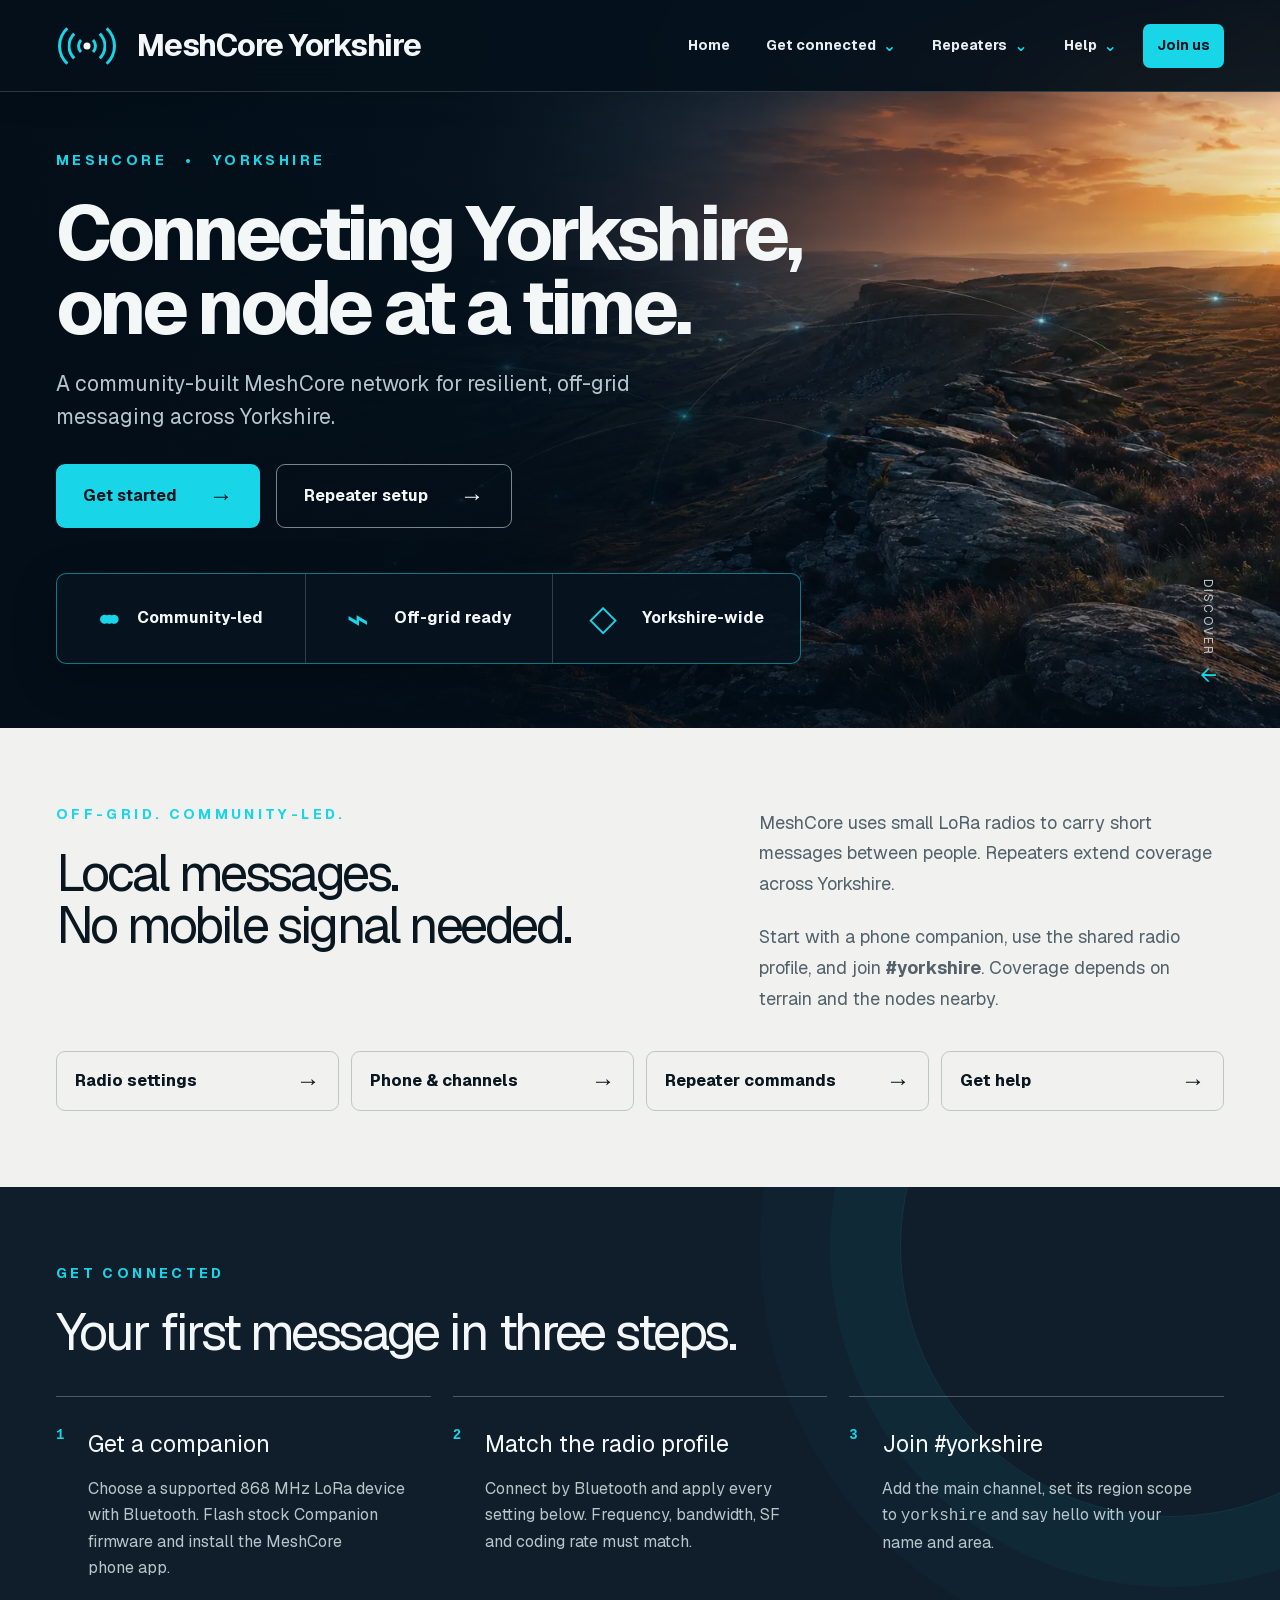
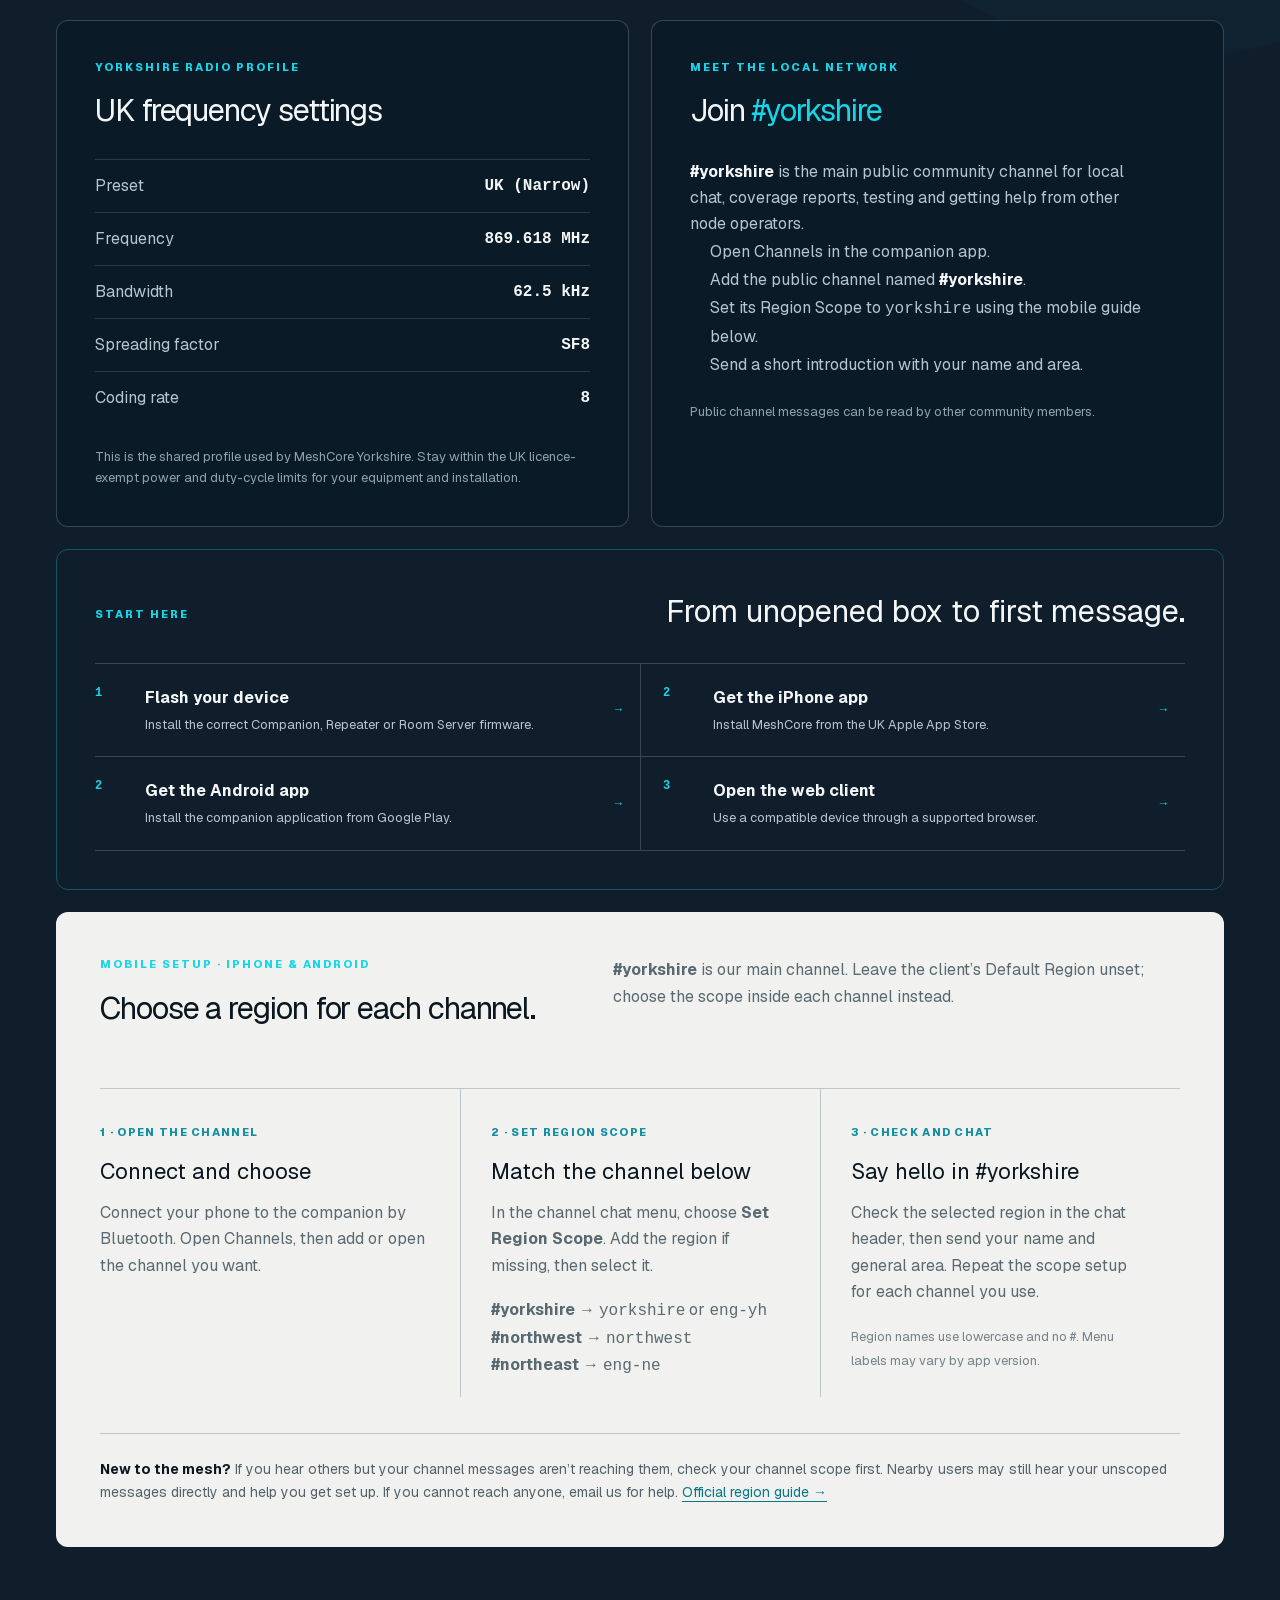
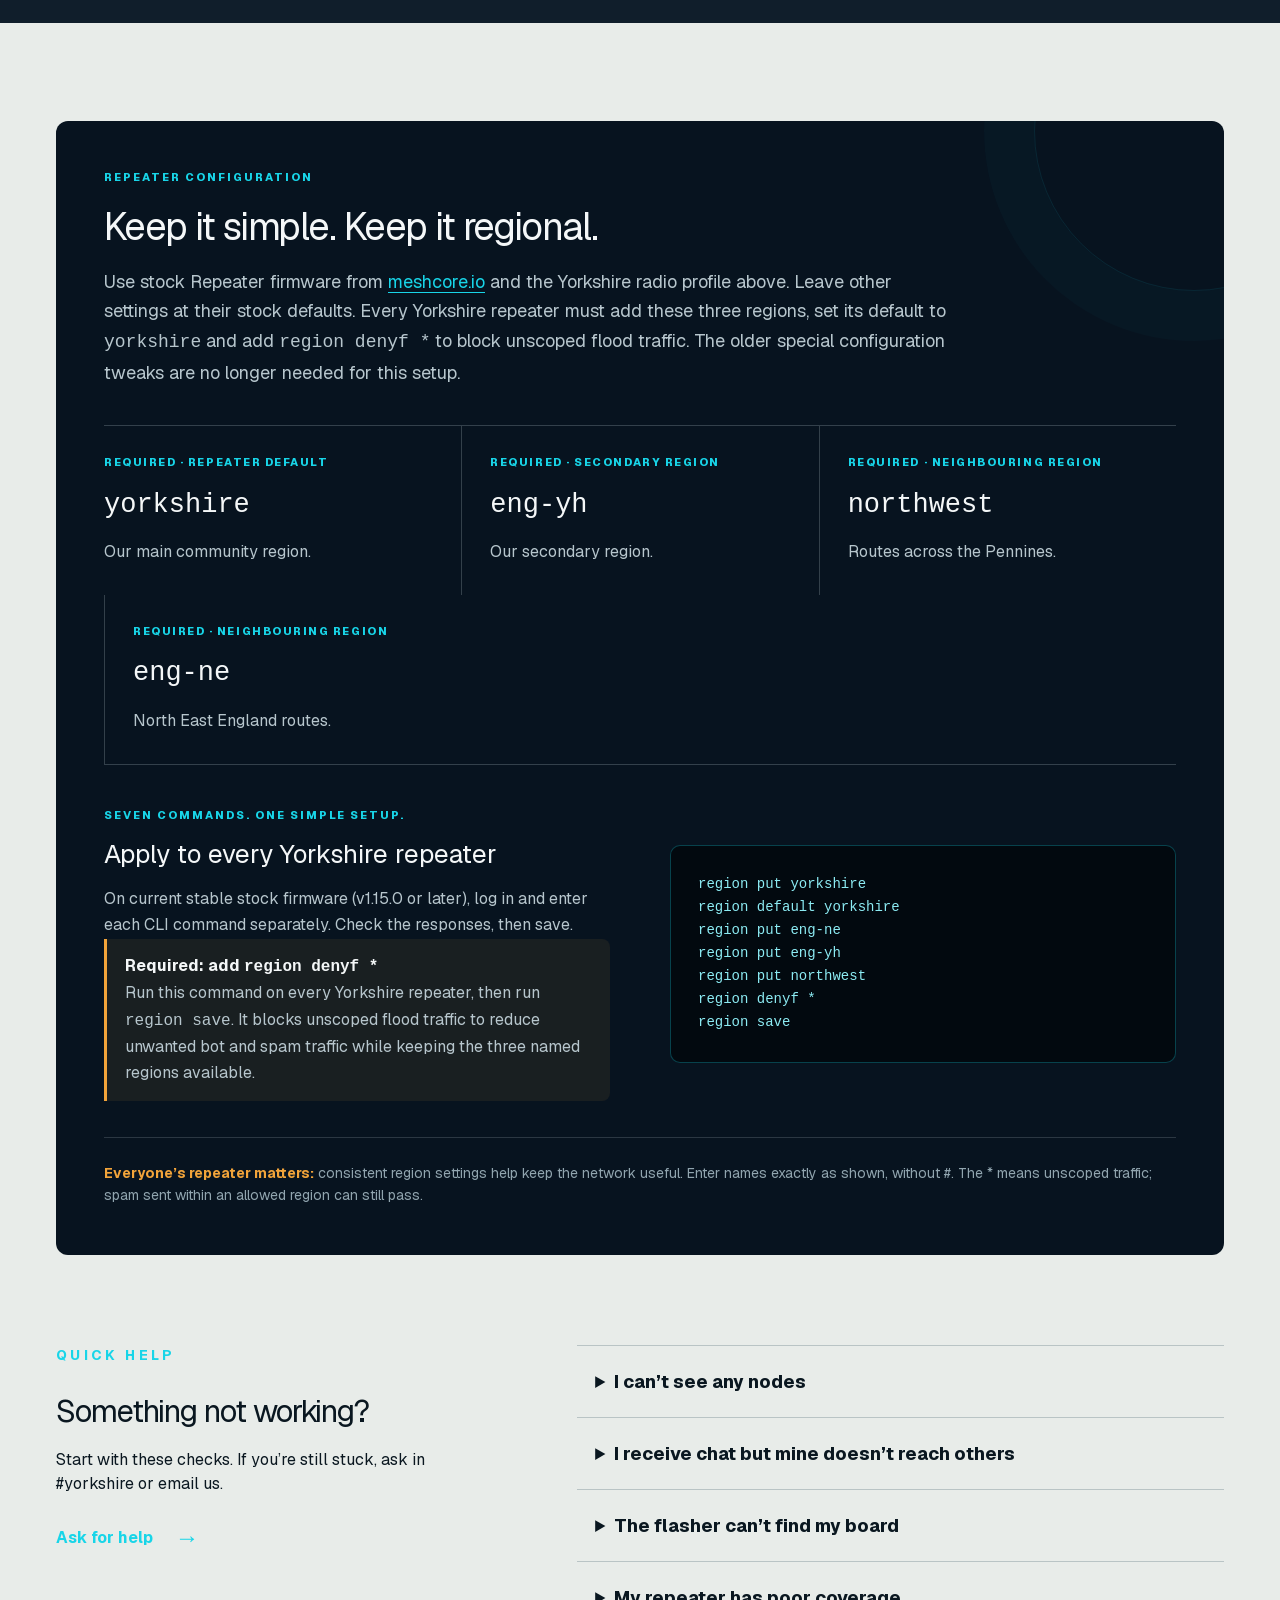
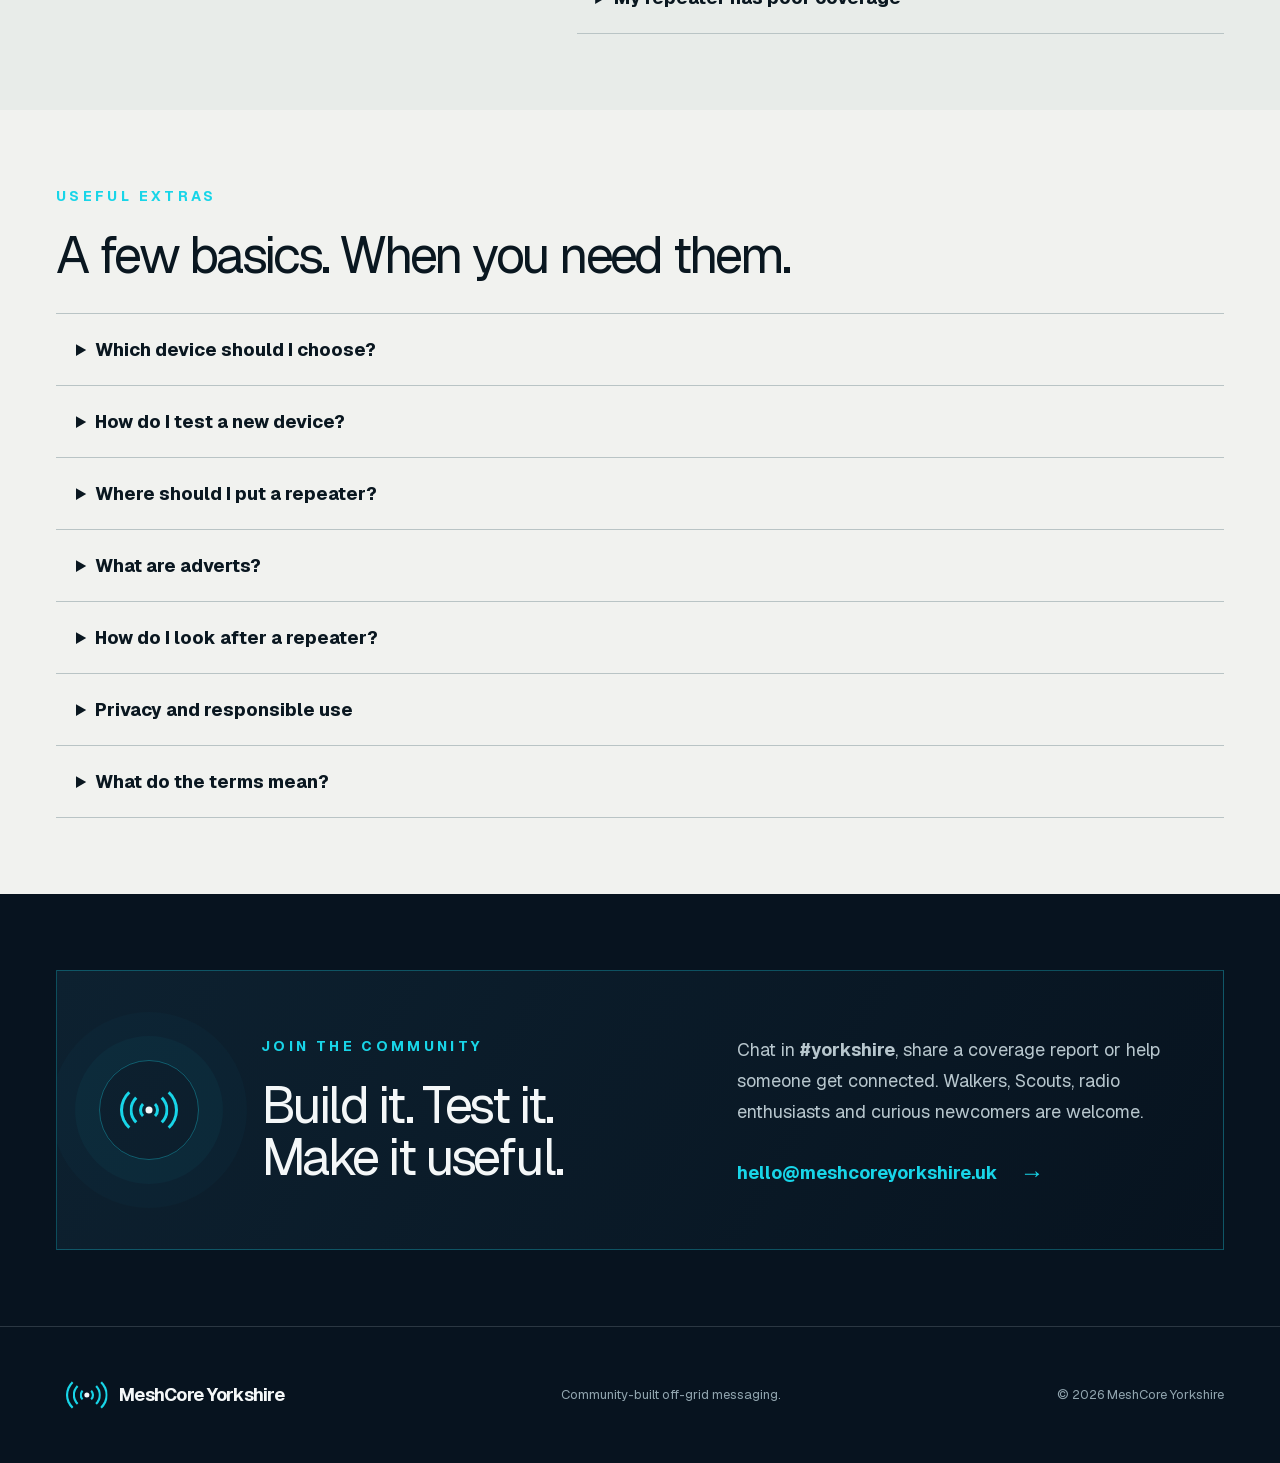
<file: index.html>
<!DOCTYPE html>
<html lang="en">
<head>
<meta charSet="utf-8"/>
<meta name="viewport" content="width=device-width, initial-scale=1"/>
<link rel="stylesheet" href="/styles.css"/>
<title>MeshCore Yorkshire | Off-grid messaging across Yorkshire</title>
<meta name="description" content="Yorkshire&#x27;s community-built MeshCore network for resilient, off-grid LoRa messaging."/>
<link rel="shortcut icon" href="/favicon.svg"/>
<link rel="icon" href="/favicon.svg"/>











<style data-vinext-fonts>/* cyrillic-ext */
@font-face {
  font-family: 'Geist';
  font-style: normal;
  font-weight: 100 900;
  font-display: swap;
  src: url(/assets/_vinext_fonts/geist-8ac0455e797f/geist-ff2310f5.woff2) format('woff2');
  unicode-range: U+0460-052F, U+1C80-1C8A, U+20B4, U+2DE0-2DFF, U+A640-A69F, U+FE2E-FE2F;
}
/* cyrillic */
@font-face {
  font-family: 'Geist';
  font-style: normal;
  font-weight: 100 900;
  font-display: swap;
  src: url(/assets/_vinext_fonts/geist-8ac0455e797f/geist-875ccdd4.woff2) format('woff2');
  unicode-range: U+0301, U+0400-045F, U+0490-0491, U+04B0-04B1, U+2116;
}
/* vietnamese */
@font-face {
  font-family: 'Geist';
  font-style: normal;
  font-weight: 100 900;
  font-display: swap;
  src: url(/assets/_vinext_fonts/geist-8ac0455e797f/geist-52306abf.woff2) format('woff2');
  unicode-range: U+0102-0103, U+0110-0111, U+0128-0129, U+0168-0169, U+01A0-01A1, U+01AF-01B0, U+0300-0301, U+0303-0304, U+0308-0309, U+0323, U+0329, U+1EA0-1EF9, U+20AB;
}
/* latin-ext */
@font-face {
  font-family: 'Geist';
  font-style: normal;
  font-weight: 100 900;
  font-display: swap;
  src: url(/assets/_vinext_fonts/geist-8ac0455e797f/geist-001175b1.woff2) format('woff2');
  unicode-range: U+0100-02BA, U+02BD-02C5, U+02C7-02CC, U+02CE-02D7, U+02DD-02FF, U+0304, U+0308, U+0329, U+1D00-1DBF, U+1E00-1E9F, U+1EF2-1EFF, U+2020, U+20A0-20AB, U+20AD-20C0, U+2113, U+2C60-2C7F, U+A720-A7FF;
}
/* latin */
@font-face {
  font-family: 'Geist';
  font-style: normal;
  font-weight: 100 900;
  font-display: swap;
  src: url(/assets/_vinext_fonts/geist-8ac0455e797f/geist-98bbbccb.woff2) format('woff2');
  unicode-range: U+0000-00FF, U+0131, U+0152-0153, U+02BB-02BC, U+02C6, U+02DA, U+02DC, U+0304, U+0308, U+0329, U+2000-206F, U+20AC, U+2122, U+2191, U+2193, U+2212, U+2215, U+FEFF, U+FFFD;
}

.__font_geist_13bun98 { font-family: 'Geist', sans-serif; }

.__variable_geist_13bun98 { --font-geist-sans: 'Geist', sans-serif; }

/* cyrillic-ext */
@font-face {
  font-family: 'Geist Mono';
  font-style: normal;
  font-weight: 100 900;
  font-display: swap;
  src: url(/assets/_vinext_fonts/geist-mono-00e989178794/geist-mono-f6b33328.woff2) format('woff2');
  unicode-range: U+0460-052F, U+1C80-1C8A, U+20B4, U+2DE0-2DFF, U+A640-A69F, U+FE2E-FE2F;
}
/* cyrillic */
@font-face {
  font-family: 'Geist Mono';
  font-style: normal;
  font-weight: 100 900;
  font-display: swap;
  src: url(/assets/_vinext_fonts/geist-mono-00e989178794/geist-mono-44e03052.woff2) format('woff2');
  unicode-range: U+0301, U+0400-045F, U+0490-0491, U+04B0-04B1, U+2116;
}
/* symbols2 */
@font-face {
  font-family: 'Geist Mono';
  font-style: normal;
  font-weight: 100 900;
  font-display: swap;
  src: url(/assets/_vinext_fonts/geist-mono-00e989178794/geist-mono-0638449e.woff2) format('woff2');
  unicode-range: U+2000-2001, U+2004-2008, U+200A, U+23B8-23BD, U+2500-259F;
}
/* vietnamese */
@font-face {
  font-family: 'Geist Mono';
  font-style: normal;
  font-weight: 100 900;
  font-display: swap;
  src: url(/assets/_vinext_fonts/geist-mono-00e989178794/geist-mono-971fb274.woff2) format('woff2');
  unicode-range: U+0102-0103, U+0110-0111, U+0128-0129, U+0168-0169, U+01A0-01A1, U+01AF-01B0, U+0300-0301, U+0303-0304, U+0308-0309, U+0323, U+0329, U+1EA0-1EF9, U+20AB;
}
/* latin-ext */
@font-face {
  font-family: 'Geist Mono';
  font-style: normal;
  font-weight: 100 900;
  font-display: swap;
  src: url(/assets/_vinext_fonts/geist-mono-00e989178794/geist-mono-44745446.woff2) format('woff2');
  unicode-range: U+0100-02BA, U+02BD-02C5, U+02C7-02CC, U+02CE-02D7, U+02DD-02FF, U+0304, U+0308, U+0329, U+1D00-1DBF, U+1E00-1E9F, U+1EF2-1EFF, U+2020, U+20A0-20AB, U+20AD-20C0, U+2113, U+2C60-2C7F, U+A720-A7FF;
}
/* latin */
@font-face {
  font-family: 'Geist Mono';
  font-style: normal;
  font-weight: 100 900;
  font-display: swap;
  src: url(/assets/_vinext_fonts/geist-mono-00e989178794/geist-mono-013b2f2f.woff2) format('woff2');
  unicode-range: U+0000-00FF, U+0131, U+0152-0153, U+02BB-02BC, U+02C6, U+02DA, U+02DC, U+0304, U+0308, U+0329, U+2000-206F, U+20AC, U+2122, U+2191, U+2193, U+2212, U+2215, U+FEFF, U+FFFD;
}

.__font_geist_mono_02ghvch { font-family: 'Geist Mono', sans-serif; }

.__variable_geist_mono_02ghvch { --font-geist-mono: 'Geist Mono', sans-serif; }
</style>
<link rel="canonical" href="https://meshcoreyorkshire.uk/"/>
<script src="/site.js" defer>
</script>
</head>
<body class="__variable_geist_13bun98 __variable_geist_mono_02ghvch antialiased">
<main>
<section class="hero" id="home">
<header class="site-header">
<div class="site-header-inner shell">
<a class="brand" href="#home" aria-label="MeshCore Yorkshire home">
<span class="radio-mark " aria-hidden="true">
<i>
</i>
<b>
</b>
<em>
</em>
</span>
<span>MeshCore Yorkshire</span>
</a>
<nav class="desktop-nav" aria-label="Main navigation">
<a href="#home">Home</a>
<details class="nav-group">
<summary>Get connected<span aria-hidden="true">⌄</span>
</summary>
<div class="nav-dropdown">
<a href="#start">Radio settings</a>
<a href="#setup-tools">Apps &amp; firmware</a>
<a href="#mobile-regions">Phone &amp; channels</a>
</div>
</details>
<details class="nav-group">
<summary>Repeaters<span aria-hidden="true">⌄</span>
</summary>
<div class="nav-dropdown">
<a href="#regions">Region commands</a>
<a href="#essentials">Placement &amp; maintenance</a>
</div>
</details>
<details class="nav-group">
<summary>Help<span aria-hidden="true">⌄</span>
</summary>
<div class="nav-dropdown">
<a href="#troubleshooting">Quick checks</a>
<a href="#essentials">Useful basics</a>
</div>
</details>
<a class="nav-join" href="#community">Join us</a>
</nav>
<button class="menu-toggle" type="button" aria-expanded="false" aria-controls="mobile-navigation">
<span class="menu-toggle-label">Menu</span>
<span class="menu-icon" aria-hidden="true">
<i>
</i>
<i>
</i>
<i>
</i>
</span>
</button>
<div class="mobile-navigation " id="mobile-navigation" aria-hidden="true" inert="">
<div class="mobile-menu-head">
<span>Explore MeshCore Yorkshire</span>
<button type="button" aria-label="Close menu">×</button>
</div>
<a class="mobile-home" href="#home">Home</a>
<div class="mobile-group">
<p>Get connected</p>
<a href="#start">Radio settings<span aria-hidden="true">→</span>
</a>
<a href="#setup-tools">Apps &amp; firmware<span aria-hidden="true">→</span>
</a>
<a href="#mobile-regions">Phone &amp; channels<span aria-hidden="true">→</span>
</a>
</div>
<div class="mobile-group">
<p>Repeaters</p>
<a href="#regions">Region commands<span aria-hidden="true">→</span>
</a>
<a href="#essentials">Placement &amp; maintenance<span aria-hidden="true">→</span>
</a>
</div>
<div class="mobile-group">
<p>Help</p>
<a href="#troubleshooting">Quick checks<span aria-hidden="true">→</span>
</a>
<a href="#essentials">Useful basics<span aria-hidden="true">→</span>
</a>
</div>
<a class="mobile-join" href="#community">Join MeshCore Yorkshire <span>→</span>
</a>
</div>
</div>
</header>
<div class="hero-content shell">
<p class="eyebrow">MeshCore <span>•</span> Yorkshire</p>
<h1>Connecting Yorkshire,<br/>one node at a time.</h1>
<p class="hero-copy">A community-built MeshCore network for resilient, off-grid messaging across Yorkshire.</p>
<div class="hero-actions">
<a class="button button--primary" href="#start">Get started <span class="arrow" aria-hidden="true">→</span>
</a>
<a class="button button--secondary" href="#regions">Repeater setup <span class="arrow" aria-hidden="true">→</span>
</a>
</div>
<div class="feature-rail" aria-label="Network highlights">
<div>
<span class="feature-icon people" aria-hidden="true">●●●</span>
<strong>Community-led</strong>
</div>
<div>
<span class="feature-icon mast" aria-hidden="true">⌁</span>
<strong>Off-grid ready</strong>
</div>
<div>
<span class="feature-icon county" aria-hidden="true">◇</span>
<strong>Yorkshire-wide</strong>
</div>
</div>
</div>
<a class="scroll-cue" href="#network" aria-label="Scroll to learn more">Discover <span>↓</span>
</a>
</section>
<section class="section intro" id="network">
<div class="shell section-grid">
<div>
<p class="eyebrow">Off-grid. Community-led.</p>
<h2>Local messages.<br/>No mobile signal needed.</h2>
</div>
<div class="prose">
<p>MeshCore uses small LoRa radios to carry short messages between people. Repeaters extend coverage across Yorkshire.</p>
<p>Start with a phone companion, use the shared radio profile, and join <strong>#yorkshire</strong>. Coverage depends on terrain and the nodes nearby.</p>
</div>
</div>
<nav class="shell quick-links" aria-label="Find setup information">
<a href="#start">Radio settings <span class="arrow" aria-hidden="true">→</span>
</a>
<a href="#mobile-regions">Phone &amp; channels <span class="arrow" aria-hidden="true">→</span>
</a>
<a href="#regions">Repeater commands <span class="arrow" aria-hidden="true">→</span>
</a>
<a href="#troubleshooting">Get help <span class="arrow" aria-hidden="true">→</span>
</a>
</nav>
</section>
<section class="section how" id="start">
<div class="shell">
<p class="eyebrow">Get connected</p>
<h2>Your first message in three steps.</h2>
<div class="steps">
<article>
<b>1</b>
<div>
<h3>Get a companion</h3>
<p>Choose a supported 868 MHz LoRa device with Bluetooth. Flash stock Companion firmware and install the MeshCore phone app.</p>
</div>
</article>
<article>
<b>2</b>
<div>
<h3>Match the radio profile</h3>
<p>Connect by Bluetooth and apply every setting below. Frequency, bandwidth, SF and coding rate must match.</p>
</div>
</article>
<article>
<b>3</b>
<div>
<h3>Join #yorkshire</h3>
<p>Add the main channel, set its region scope to <code>yorkshire</code> and say hello with your name and area.</p>
</div>
</article>
</div>
<div class="setup-grid">
<article class="setup-card settings-card">
<p class="card-kicker">Yorkshire radio profile</p>
<h3>UK frequency settings</h3>
<dl class="radio-settings">
<div>
<dt>Preset</dt>
<dd>UK (Narrow)</dd>
</div>
<div>
<dt>Frequency</dt>
<dd>869.618 MHz</dd>
</div>
<div>
<dt>Bandwidth</dt>
<dd>62.5 kHz</dd>
</div>
<div>
<dt>Spreading factor</dt>
<dd>SF8</dd>
</div>
<div>
<dt>Coding rate</dt>
<dd>8</dd>
</div>
</dl>
<p class="small-print">This is the shared profile used by MeshCore Yorkshire. Stay within the UK licence-exempt power and duty-cycle limits for your equipment and installation.</p>
</article>
<article class="setup-card channel-card">
<p class="card-kicker">Meet the local network</p>
<h3>Join <span>#yorkshire</span>
</h3>
<p>
<strong>#yorkshire</strong> is the main public community channel for local chat, coverage reports, testing and getting help from other node operators.</p>
<ol>
<li>Open Channels in the companion app.</li>
<li>Add the public channel named <strong>#yorkshire</strong>.</li>
<li>Set its Region Scope to <code>yorkshire</code> using the mobile guide below.</li>
<li>Send a short introduction with your name and area.</li>
</ol>
<p class="small-print">Public channel messages can be read by other community members.</p>
</article>
</div>
<div class="setup-links" id="setup-tools" aria-label="MeshCore setup links">
<div>
<p class="card-kicker">Start here</p>
<h3>From unopened box to first message.</h3>
</div>
<div class="setup-link-grid">
<a href="https://flasher.meshcore.io/" target="_blank" rel="noreferrer">
<span>1</span>
<strong>Flash your device</strong>
<small>Install the correct Companion, Repeater or Room Server firmware.</small>
<span class="arrow" aria-hidden="true">→</span>
</a>
<a href="https://apps.apple.com/gb/app/meshcore/id6742354151" target="_blank" rel="noreferrer">
<span>2</span>
<strong>Get the iPhone app</strong>
<small>Install MeshCore from the UK Apple App Store.</small>
<span class="arrow" aria-hidden="true">→</span>
</a>
<a href="https://play.google.com/store/apps/details?id=com.liamcottle.meshcore.android" target="_blank" rel="noreferrer">
<span>2</span>
<strong>Get the Android app</strong>
<small>Install the companion application from Google Play.</small>
<span class="arrow" aria-hidden="true">→</span>
</a>
<a href="https://app.meshcore.nz/" target="_blank" rel="noreferrer">
<span>3</span>
<strong>Open the web client</strong>
<small>Use a compatible device through a supported browser.</small>
<span class="arrow" aria-hidden="true">→</span>
</a>
</div>
</div>
<div class="hardware-guide" id="mobile-regions">
<div class="hardware-heading">
<p class="card-kicker">Mobile setup · iPhone &amp; Android</p>
<h3>Choose a region for each channel.</h3>
<p>
<strong>#yorkshire</strong> is our main channel. Leave the client’s Default Region unset; choose the scope inside each channel instead.</p>
</div>
<div class="hardware-options">
<article>
<span>1 · Open the channel</span>
<h4>Connect and choose</h4>
<p>Connect your phone to the companion by Bluetooth. Open Channels, then add or open the channel you want.</p>
</article>
<article>
<span>2 · Set Region Scope</span>
<h4>Match the channel below</h4>
<p>In the channel chat menu, choose <strong>Set Region Scope</strong>. Add the region if missing, then select it.</p>
<p>
<strong>#yorkshire</strong> → <code>yorkshire</code> or <code>eng-yh</code>
<br/>
<strong>#northwest</strong> → <code>northwest</code>
<br/>
<strong>#northeast</strong> → <code>eng-ne</code>
</p>
</article>
<article>
<span>3 · Check and chat</span>
<h4>Say hello in #yorkshire</h4>
<p>Check the selected region in the chat header, then send your name and general area. Repeat the scope setup for each channel you use.</p>
<small>Region names use lowercase and no #. Menu labels may vary by app version.</small>
</article>
</div>
<p class="regions-note">
<strong>New to the mesh?</strong> If you hear others but your channel messages aren’t reaching them, check your channel scope first. Nearby users may still hear your unscoped messages directly and help you get set up. If you cannot reach anyone, email us for help. <a href="https://blog.meshcore.io/2026/01/20/region-filtering" target="_blank" rel="noreferrer">Official region guide →</a>
</p>
</div>
</div>
</section>
<section class="section learn" id="learn">
<div class="shell">
<div class="regions-guide" id="regions">
<div class="regions-heading">
<p class="card-kicker">Repeater configuration</p>
<h3>Keep it simple. Keep it regional.</h3>
<p>Use stock Repeater firmware from <a href="https://meshcore.io/" target="_blank" rel="noreferrer">meshcore.io</a> and the Yorkshire radio profile above. Leave other settings at their stock defaults. Every Yorkshire repeater must add these three regions, set its default to <code>yorkshire</code> and add <code>region denyf *</code> to block unscoped flood traffic. The older special configuration tweaks are no longer needed for this setup.</p>
</div>
<div class="region-cards" aria-label="Required repeater regions">
<article>
<span>Required · repeater default</span>
<code>yorkshire</code>
<p>Our main community region.</p>
</article>
<article>
<span>Required · Secondary Region</span>
<code>eng-yh</code>
<p>Our secondary region.</p>
</article>
<article>
<span>Required · neighbouring region</span>
<code>northwest</code>
<p>Routes across the Pennines.</p>
</article>
<article>
<span>Required · neighbouring region</span>
<code>eng-ne</code>
<p>North East England routes.</p>
</article>
</div>
<div class="command-panel">
<div>
<p class="card-kicker">Seven commands. One simple setup.</p>
<h4>Apply to every Yorkshire repeater</h4>
<p>On current stable stock firmware (v1.15.0 or later), log in and enter each CLI command separately. Check the responses, then save.</p>
<p class="required-region">
<strong>Required: add <code>region denyf *</code>
</strong>
<br/>Run this command on every Yorkshire repeater, then run <code>region save</code>. It blocks unscoped flood traffic to reduce unwanted bot and spam traffic while keeping the three named regions available.</p>
</div>
<pre aria-label="MeshCore region commands">
<code>region put yorkshire
region default yorkshire
region put eng-ne
region put eng-yh
region put northwest
region denyf *
region save</code>
</pre>
</div>
<p class="regions-note">
<strong>Everyone’s repeater matters:</strong> consistent region settings help keep the network useful. Enter names exactly as shown, without #. The * means unscoped traffic; spam sent within an allowed region can still pass.</p>
</div>
<div class="troubleshoot" id="troubleshooting">
<div>
<p class="eyebrow">Quick help</p>
<h3>Something not working?</h3>
<p>Start with these checks. If you’re still stuck, ask in #yorkshire or email us.</p>
<a class="text-link" href="mailto:hello@meshcoreyorkshire.uk">Ask for help <span class="arrow" aria-hidden="true">→</span>
</a>
</div>
<div class="fault-list">
<details>
<summary>I can’t see any nodes</summary>
<p>Check Companion firmware, Bluetooth, the antenna and all five radio settings. Leave the device powered for a few minutes near a window or outdoors.</p>
</details>
<details>
<summary>I receive chat but mine doesn’t reach others</summary>
<p>Check the channel’s Region Scope first: yorkshire, northwest or eng-ne. Then try a clearer location and test with a nearby contact. Reception alone does not prove a return path.</p>
</details>
<details>
<summary>The flasher can’t find my board</summary>
<p>Use Chrome or Edge on a computer, a USB data cable and the correct board model. A charging-only cable won’t work.</p>
</details>
<details>
<summary>My repeater has poor coverage</summary>
<p>Check antenna connections, power and nearby electrical noise. A clear, high position usually helps more than extra transmit power.</p>
</details>
</div>
</div>
</div>
</section>
<section class="section essentials" id="essentials">
<div class="shell">
<p class="eyebrow">Useful extras</p>
<h2>A few basics. When you need them.</h2>
<div class="guide-details fault-list">
<details id="hardware">
<summary>Which device should I choose?</summary>
<p>
<strong>Phone companion:</strong> the easiest starting point; a supported Heltec, LilyGo or Seeed board connects over Bluetooth. Choose the 868 MHz version.</p>
<p>
<strong>Standalone:</strong> a screen and keyboard device can work without a phone. <strong>Repeater:</strong> a fixed node extends coverage; it is not your personal chat device.</p>
</details>
<details id="first-test">
<summary>How do I test a new device?</summary>
<p>Start with two companions a few metres apart. Match the radio profile, wait for discovery, exchange direct messages, then test #yorkshire with its region set. Increase distance only after that works.</p>
<p>RSSI measures signal strength; SNR compares signal with noise. Actual message delivery is the useful test.</p>
</details>
<details id="placement">
<summary>Where should I put a repeater?</summary>
<p>Choose a high, clear location with permission to install and maintain it. Use a suitable antenna, short feed cable and separation from electrical noise. Outdoor nodes need weatherproofing and reliable power.</p>
</details>
<details id="adverts">
<summary>What are adverts?</summary>
<p>An advert introduces your node so others can discover it. Zero-hop adverts stay within direct range; flood adverts travel through repeaters. Send them sparingly and give the mesh time to respond.</p>
</details>
<details id="maintenance">
<summary>How do I look after a repeater?</summary>
<p>Record the board, firmware, radio profile, regions and power setup. Change the default admin password, keep access details secure and check weatherproofing and batteries. After updates, retest settings and two-way delivery.</p>
</details>
<details id="privacy">
<summary>Privacy and responsible use</summary>
<p>Public channels are public: avoid personal or confidential information. Share precise locations deliberately and protect your node’s private key.</p>
<p>Use equipment within the UK licence-exempt power and duty-cycle rules. Antenna gain counts towards radiated power. This community network is not an emergency service or a replacement for 999.</p>
<a href="https://www.ofcom.org.uk/siteassets/resources/documents/spectrum/interface-requirements/ir-2030.pdf" target="_blank" rel="noreferrer">Read Ofcom IR 2030 →</a>
</details>
<details id="glossary">
<summary>What do the terms mean?</summary>
<p>
<strong>Companion:</strong> your messaging device. <strong>Repeater:</strong> forwards packets. <strong>Room Server:</strong> stores messages for collection. <strong>Region:</strong> limits where flood traffic is forwarded. <strong>Hop:</strong> one radio leg. <strong>Path:</strong> the route between nodes.</p>
</details>
</div>
</div>
</section>
<section class="section community" id="community">
<div class="shell community-panel">
<div class="signal-orbit" aria-hidden="true">
<span class="radio-mark " aria-hidden="true">
<i>
</i>
<b>
</b>
<em>
</em>
</span>
</div>
<div>
<p class="eyebrow">Join the community</p>
<h2>Build it. Test it.<br/>Make it useful.</h2>
</div>
<div class="prose">
<p>Chat in <strong>#yorkshire</strong>, share a coverage report or help someone get connected. Walkers, Scouts, radio enthusiasts and curious newcomers are welcome.</p>
<a class="text-link" href="mailto:hello@meshcoreyorkshire.uk">hello@meshcoreyorkshire.uk <span class="arrow" aria-hidden="true">→</span>
</a>
</div>
</div>
</section>
<footer>
<div class="shell footer-inner">
<a class="brand" href="#home">
<span class="radio-mark radio-mark--small" aria-hidden="true">
<i>
</i>
<b>
</b>
<em>
</em>
</span>
<span>MeshCore Yorkshire</span>
</a>
<p>Community-built off-grid messaging.</p>
<p>© 2026 MeshCore Yorkshire</p>
</div>
</footer>
</main>
</body>
</html>
</file>
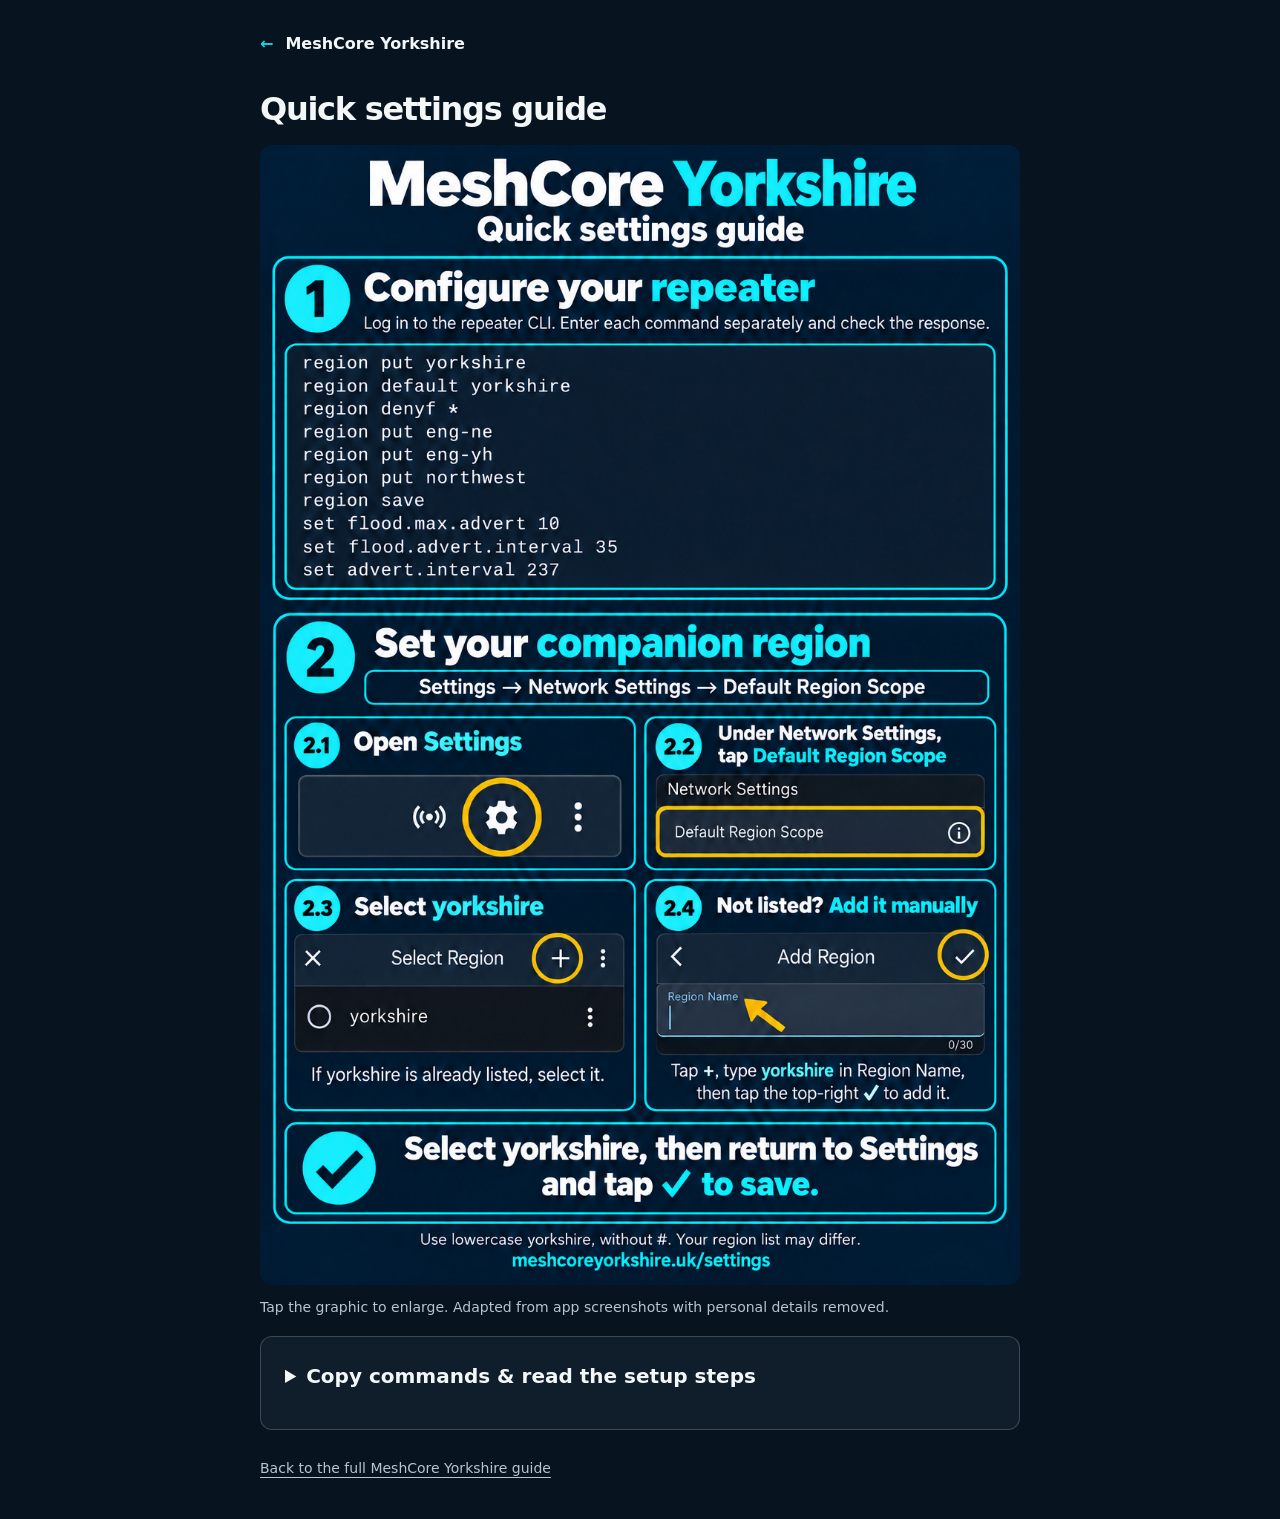
<file: settings/index.html>
<!doctype html>
<html lang="en">
<head>
<meta charset="utf-8">
<meta name="viewport" content="width=device-width,initial-scale=1">
<title>Quick settings | MeshCore Yorkshire</title>
<meta name="description" content="MeshCore Yorkshire repeater commands and companion region setting.">
<link rel="canonical" href="https://meshcoreyorkshire.uk/settings">
<link rel="icon" href="/favicon.svg">
<link rel="stylesheet" href="/styles.css">
<style>
body{font-family:system-ui,-apple-system,BlinkMacSystemFont,"Segoe UI",sans-serif}
.page{width:min(760px,calc(100% - 32px));margin:0 auto;padding:32px 0 40px}
.home{display:inline-flex;align-items:center;gap:12px;font-weight:750;margin-bottom:36px}
.home span{color:var(--cyan)}
h1{font-size:clamp(34px,7vw,54px);line-height:1.08;letter-spacing:-.04em}
.lead{color:var(--slate);margin:16px 0 26px;line-height:1.65}
.panel{background:var(--charcoal);border:1px solid #b7c6cd40;border-radius:12px;padding:24px;margin-top:18px}
.panel h2{font-size:22px;font-weight:750;margin:0}
.panel p{color:var(--slate);line-height:1.65;margin-top:12px}
.panel-head{display:flex;justify-content:space-between;align-items:center;gap:16px;flex-wrap:wrap}
button{background:var(--cyan);color:#03131d;border-radius:7px;padding:10px 16px;font-weight:750;cursor:pointer;min-height:44px}
pre{background:#02090f;color:#8cebf3;border:1px solid #18d5e847;border-radius:8px;padding:18px;margin-top:18px;overflow-x:auto;font-size:clamp(12px,2.9vw,15px);line-height:1.85}
.scope{color:var(--white);font-weight:750}
.scope code{color:var(--cyan)}
.status{font-size:14px;min-height:23px}
.bottom{color:var(--slate);font-size:14px;margin-top:28px}
.bottom a{text-decoration:underline;text-underline-offset:4px}
</style>
</head>
<body>
<main class="page"><a class="home" href="/"><span aria-hidden="true">←</span> MeshCore Yorkshire</a>
<h1 style="font-size:32px;margin-bottom:18px">Quick settings guide</h1>
<button id="enlarge" type="button" aria-label="Enlarge the settings guide" style="display:block;width:100%;padding:0;background:transparent"><img id="guide" src="settings-guide.png" alt="MeshCore Yorkshire: repeater CLI commands, companion Network Settings and Default Region Scope, selecting or adding yorkshire and saving." style="display:block;width:100%;height:auto;border-radius:12px"></button>
<p class="bottom" style="margin-top:12px">Tap the graphic to enlarge. Adapted from app screenshots with personal details removed.</p>
<details class="panel"><summary style="cursor:pointer;font-size:20px;font-weight:750;min-height:44px">Copy commands &amp; read the setup steps</summary><section class="panel" aria-labelledby="repeater-title">
<div class="panel-head"><h2 id="repeater-title">Repeater commands</h2><button type="button" id="copy" hidden>Copy commands</button></div>
<p>Log in to your repeater’s CLI. Enter each command separately, in the order shown, and check each response.</p>
<pre><code id="commands">region put yorkshire
region default yorkshire
region denyf *
region put eng-ne
region put eng-yh
region put northwest
region save
set flood.max.advert 10
set flood.advert.interval 35
set advert.interval 237</code></pre>
<p class="status" id="status" role="status" aria-live="polite"></p>
</section>
<p>Companion: <strong>Settings → Network Settings → Default Region Scope → yorkshire</strong>. Return to Settings and tap <strong>✓</strong> to save.</p><div style="margin-top:24px;padding:20px;border:1px solid #18d5e847;border-radius:8px">
<h3 style="font-size:20px;font-weight:750">If yorkshire is not listed</h3>
<ol style="list-style:decimal;padding-left:24px;line-height:1.8;margin-top:12px;color:var(--slate)">
<li>On <strong>Select Region</strong>, tap <strong>+</strong> at the top right.</li>
<li>In <strong>Add Region</strong>, tap <strong>Region Name</strong> and type <code>yorkshire</code> — lowercase, without a #.</li>
<li>Tap the <strong>✓ in the top-right app toolbar</strong> to add the region.</li>
<li>On <strong>Select Region</strong>, select <code>yorkshire</code>.</li>
<li>Return to <strong>Settings</strong> and tap its top-right <strong>✓</strong> to save.</li>
</ol>
</div></details>
<p class="bottom"><a href="/">Back to the full MeshCore Yorkshire guide</a></p></main>
<dialog id="zoom" style="width:98vw;max-width:1400px;max-height:96vh;padding:16px;background:#07131f;color:white;border:1px solid #18d5e8;border-radius:12px;overflow:auto"><button id="close-zoom" type="button" style="position:sticky;top:0;margin-bottom:12px">Close ×</button><img id="zoom-image" alt="Full-size settings guide" style="display:block;width:100%;height:auto"></dialog>
<script>const zoom=document.getElementById('zoom');document.getElementById('enlarge').addEventListener('click',()=>{document.getElementById('zoom-image').src=document.getElementById('guide').src;zoom.showModal();});document.getElementById('close-zoom').addEventListener('click',()=>zoom.close());</script>
<script>
const button=document.getElementById('copy');
if(navigator.clipboard&&window.isSecureContext){
button.hidden=false;
button.addEventListener('click',async()=>{
const status=document.getElementById('status');
try{
await navigator.clipboard.writeText(document.getElementById('commands').textContent);
status.textContent='Commands copied. Enter each command separately in your repeater CLI.';
}catch{
status.textContent='Could not copy automatically. Select and copy the commands above.';
}
});
}
</script>
</body>
</html>
</file>
<file: styles.css>
/*! tailwindcss v4.2.1 | MIT License | https://tailwindcss.com */
@layer theme{:root,:host{--font-sans:ui-sans-serif, system-ui, sans-serif, "Apple Color Emoji", "Segoe UI Emoji", "Segoe UI Symbol", "Noto Color Emoji";--font-mono:ui-monospace, SFMono-Regular, Menlo, Monaco, Consolas, "Liberation Mono", "Courier New", monospace;--spacing:.25rem;--default-font-family:var(--font-sans);--default-mono-font-family:var(--font-mono)}}@layer base{*,:after,:before,::backdrop{box-sizing:border-box;border:0 solid;margin:0;padding:0}::file-selector-button{box-sizing:border-box;border:0 solid;margin:0;padding:0}html,:host{-webkit-text-size-adjust:100%;tab-size:4;line-height:1.5;font-family:var(--default-font-family,ui-sans-serif, system-ui, sans-serif, "Apple Color Emoji", "Segoe UI Emoji", "Segoe UI Symbol", "Noto Color Emoji");font-feature-settings:var(--default-font-feature-settings,normal);font-variation-settings:var(--default-font-variation-settings,normal);-webkit-tap-highlight-color:transparent}hr{height:0;color:inherit;border-top-width:1px}abbr:where([title]){-webkit-text-decoration:underline dotted;text-decoration:underline dotted}h1,h2,h3,h4,h5,h6{font-size:inherit;font-weight:inherit}a{color:inherit;-webkit-text-decoration:inherit;-webkit-text-decoration:inherit;-webkit-text-decoration:inherit;-webkit-text-decoration:inherit;text-decoration:inherit}b,strong{font-weight:bolder}code,kbd,samp,pre{font-family:var(--default-mono-font-family,ui-monospace, SFMono-Regular, Menlo, Monaco, Consolas, "Liberation Mono", "Courier New", monospace);font-feature-settings:var(--default-mono-font-feature-settings,normal);font-variation-settings:var(--default-mono-font-variation-settings,normal);font-size:1em}small{font-size:80%}sub,sup{vertical-align:baseline;font-size:75%;line-height:0;position:relative}sub{bottom:-.25em}sup{top:-.5em}table{text-indent:0;border-color:inherit;border-collapse:collapse}:-moz-focusring{outline:auto}progress{vertical-align:baseline}summary{display:list-item}ol,ul,menu{list-style:none}img,svg,video,canvas,audio,iframe,embed,object{vertical-align:middle;display:block}img,video{max-width:100%;height:auto}button,input,select,optgroup,textarea{font:inherit;font-feature-settings:inherit;font-variation-settings:inherit;letter-spacing:inherit;color:inherit;opacity:1;background-color:#0000;border-radius:0}::file-selector-button{font:inherit;font-feature-settings:inherit;font-variation-settings:inherit;letter-spacing:inherit;color:inherit;opacity:1;background-color:#0000;border-radius:0}:where(select:is([multiple],[size])) optgroup{font-weight:bolder}:where(select:is([multiple],[size])) optgroup option{padding-inline-start:20px}::file-selector-button{margin-inline-end:4px}::placeholder{opacity:1}@supports (not ((-webkit-appearance:-apple-pay-button))) or (contain-intrinsic-size:1px){::placeholder{color:currentColor}@supports (color:color-mix(in lab, red, red)){::placeholder{color:color-mix(in oklab, currentcolor 50%, transparent)}}}textarea{resize:vertical}::-webkit-search-decoration{-webkit-appearance:none}::-webkit-date-and-time-value{min-height:1lh;text-align:inherit}::-webkit-datetime-edit{display:inline-flex}::-webkit-datetime-edit-fields-wrapper{padding:0}::-webkit-datetime-edit{padding-block:0}::-webkit-datetime-edit-year-field{padding-block:0}::-webkit-datetime-edit-month-field{padding-block:0}::-webkit-datetime-edit-day-field{padding-block:0}::-webkit-datetime-edit-hour-field{padding-block:0}::-webkit-datetime-edit-minute-field{padding-block:0}::-webkit-datetime-edit-second-field{padding-block:0}::-webkit-datetime-edit-millisecond-field{padding-block:0}::-webkit-datetime-edit-meridiem-field{padding-block:0}::-webkit-calendar-picker-indicator{line-height:1}:-moz-ui-invalid{box-shadow:none}button,input:where([type=button],[type=reset],[type=submit]){appearance:button}::file-selector-button{appearance:button}::-webkit-inner-spin-button{height:auto}::-webkit-outer-spin-button{height:auto}[hidden]:where(:not([hidden=until-found])){display:none!important}}@layer components;@layer utilities{.visible{visibility:visible}.fixed{position:fixed}.relative{position:relative}.start{inset-inline-start:var(--spacing)}.block{display:block}.table{display:table}.lowercase{text-transform:lowercase}.antialiased{-webkit-font-smoothing:antialiased;-moz-osx-font-smoothing:grayscale}}:root{--navy:#07131f;--charcoal:#101e2b;--cyan:#18d5e8;--amber:#f2a43a;--white:#f4f7f8;--slate:#b7c6cd}*{box-sizing:border-box}html{scroll-behavior:smooth;scroll-padding-top:105px}body{background:var(--navy);color:var(--white);font-family:var(--font-geist-sans), ui-sans-serif, system-ui, -apple-system, BlinkMacSystemFont, "Segoe UI", sans-serif;margin:0}a{color:inherit;text-decoration:none}.shell{width:min(1340px,100% - 112px);margin-inline:auto}.hero{isolation:isolate;background:#06111c url(/moorland-hero.webp) 50%/cover no-repeat;height:100svh;min-height:900px;position:relative;overflow:hidden}.hero:before{content:"";z-index:-1;background:linear-gradient(90deg,#030e18fa 0%,#030e18d4 36%,#030e184d 66%,#030e180d 100%),linear-gradient(#0000 55%,#030e189e);position:absolute;inset:0}.hero:after{content:"";z-index:-1;opacity:.18;background-image:radial-gradient(circle at 70% 54%,var(--cyan) 0 2px,transparent 3px),radial-gradient(circle at 82% 69%,var(--cyan) 0 2px,transparent 3px),radial-gradient(circle at 61% 65%,var(--cyan) 0 2px,transparent 3px);filter:drop-shadow(0 0 10px var(--cyan));position:absolute;inset:0}.site-header{z-index:50;-webkit-backdrop-filter:blur(18px);backdrop-filter:blur(18px);background:#05101bf0;border-bottom:1px solid #b7c6cd38;width:100%;height:92px;position:fixed;top:0;left:0;right:0;box-shadow:0 8px 30px #0000001f}.site-header-inner{justify-content:space-between;align-items:center;gap:24px;height:100%;display:flex}.brand{letter-spacing:-.04em;align-items:center;gap:20px;font-size:31px;font-weight:700;display:flex}.radio-mark{flex:none;width:61px;height:52px;display:inline-block;position:relative}.radio-mark i,.radio-mark b,.radio-mark em{border:3px solid var(--cyan);border-top-color:#0000;border-bottom-color:#0000;border-radius:50%;position:absolute;inset:50% auto auto 50%;transform:translate(-50%,-50%)}.radio-mark i{width:20px;height:20px}.radio-mark b{width:39px;height:38px}.radio-mark em{width:58px;height:54px}.radio-mark:after{content:"";background:var(--white);border-radius:50%;width:7px;height:7px;position:absolute;inset:50% auto auto 50%;transform:translate(-50%,-50%)}.radio-mark--small{margin-right:-8px;transform:scale(.72)}.desktop-nav{align-items:center;gap:8px;height:100%;display:flex}.desktop-nav>a,.nav-group>summary{color:#eaf0f2;cursor:pointer;border-radius:7px;align-items:center;gap:7px;min-height:44px;padding:0 14px;font-size:14px;font-weight:700;list-style:none;display:flex}.nav-group>summary::-webkit-details-marker{display:none}.desktop-nav>a:hover,.nav-group>summary:hover,.nav-group[open]>summary{color:var(--cyan);background:#18d5e814}.nav-group{position:relative}.nav-group>summary span{color:var(--cyan);font-size:16px}.nav-dropdown{background:#091825;border:1px solid #18d5e847;border-radius:10px;width:250px;padding:10px;position:absolute;top:calc(100% + 12px);left:0;box-shadow:0 18px 55px #0006}.nav-dropdown a{color:var(--slate);border-radius:6px;padding:11px 13px;font-size:14px;display:block}.nav-dropdown a:hover{color:var(--white);background:#18d5e817}.desktop-nav .nav-join{background:var(--cyan);color:#03131d;margin-left:4px}.desktop-nav .nav-join:hover{color:#03131d;background:#3fe3f0}.menu-toggle,.mobile-navigation,.menu-scrim{display:none}.hero-content{padding-top:clamp(145px,18vh,180px);animation:.65s both rise}.eyebrow{color:var(--cyan);text-transform:uppercase;letter-spacing:.24em;margin:0 0 26px;font-size:14px;font-weight:700}.eyebrow span{margin-inline:12px}h1,h2,h3,p{text-wrap:pretty}h1{letter-spacing:-.055em;max-width:750px;margin:0;font-size:clamp(60px,6.25vw,92px);font-weight:750;line-height:.96}.hero-copy{max-width:610px;color:var(--slate);margin:24px 0 30px;font-size:21px;line-height:1.55}.hero-actions{gap:16px;display:flex}.button{border-radius:9px;justify-content:space-between;align-items:center;gap:32px;min-height:64px;padding:0 27px;font-weight:700;transition:transform .2s,background .2s,border-color .2s;display:inline-flex}.button:hover{transform:translateY(-2px)}.button--primary{background:var(--cyan);color:#03131d}.button--primary:hover{background:#3fe3f0;box-shadow:0 12px 35px #18d5e82e}.button--secondary{border:1px solid #b7c6cda6}.button--secondary:hover{border-color:var(--cyan);background:#07131fbf}.arrow{font-size:24px;line-height:1;transition:transform .2s}.button:hover .arrow,.text-link:hover .arrow{transform:translate(4px)}.feature-rail{-webkit-backdrop-filter:blur(12px);backdrop-filter:blur(12px);background:#07131feb;border:1px solid #18d5e885;border-radius:10px;grid-template-columns:repeat(3,1fr);width:min(745px,100%);margin-top:clamp(30px,5vh,52px);display:grid;box-shadow:0 14px 45px #00000038}.feature-rail>div{justify-content:center;align-items:center;gap:17px;min-height:86px;padding:16px;display:flex}.feature-rail>div+div{border-left:1px solid #b7c6cd40}.feature-icon{color:var(--cyan);letter-spacing:-8px;margin-right:8px;font-size:21px}.feature-icon.mast{letter-spacing:0;font-size:38px}.feature-icon.county{letter-spacing:0;font-size:36px}.scroll-cue{color:var(--slate);text-transform:uppercase;letter-spacing:.18em;writing-mode:vertical-rl;align-items:center;gap:12px;font-size:12px;display:flex;position:absolute;bottom:42px;right:56px}.scroll-cue span{color:var(--cyan);font-size:21px}.intro{color:#0a1720;background:#f1f2ef}.section-grid{grid-template-columns:1.1fr .8fr;align-items:start;gap:130px;display:grid}.section .eyebrow{margin-bottom:22px}.section h2{letter-spacing:-.05em;margin:0;font-size:clamp(44px,4.6vw,70px);line-height:1.02}.prose{color:#52616a;font-size:18px;line-height:1.72}.prose p:first-child{margin-top:4px}.prose p+p{margin-top:22px}.cards{border-top:1px solid #bdc7ca;grid-template-columns:repeat(3,1fr);margin-top:90px;display:grid}.cards article{padding:38px 42px 8px 0}.cards article+article{border-left:1px solid #bdc7ca;padding-left:42px}.cards span{color:#1599aa;font:700 13px ui-monospace,monospace}.cards h3,.steps h3{margin:21px 0 12px;font-size:23px}.cards p{color:#627078;margin:0;line-height:1.65}.how{background:var(--charcoal);position:relative;overflow:hidden}.how:after{content:"";border:1px solid #18d5e81f;border-radius:50%;width:540px;height:540px;position:absolute;top:-210px;right:-160px;box-shadow:0 0 0 70px #18d5e809,0 0 0 140px #18d5e806}.how h2{max-width:920px}.section-lead{max-width:850px;color:var(--slate);margin:28px 0 0;font-size:19px;line-height:1.7}.steps{z-index:1;grid-template-columns:repeat(3,1fr);gap:22px;margin:70px 0 66px;display:grid;position:relative}.steps article{border-top:1px solid #b7c6cd5c;gap:24px;padding:30px 24px 0 0;display:flex}.steps b{color:var(--cyan);font:700 14px ui-monospace,monospace}.steps h3{margin:0 0 14px}.steps p{color:var(--slate);margin:0;line-height:1.65}.setup-grid{z-index:1;grid-template-columns:1fr 1fr;gap:22px;display:grid;position:relative}.setup-card{background:#0b1a27;border:1px solid #b7c6cd40;border-radius:12px;padding:38px}.card-kicker{color:var(--cyan);text-transform:uppercase;letter-spacing:.18em;margin:0 0 12px;font-size:11px;font-weight:800}.setup-card h3,.hardware-guide h3{letter-spacing:-.035em;margin:0 0 25px;font-size:31px}.channel-card h3 span{color:var(--cyan)}.radio-settings{margin:0}.radio-settings>div{border-top:1px solid #b7c6cd2e;justify-content:space-between;gap:20px;padding:14px 0;display:flex}.radio-settings dt{color:var(--slate)}.radio-settings dd{color:var(--white);margin:0;font-family:ui-monospace,monospace;font-weight:750}.setup-card>p:not(.card-kicker){color:var(--slate);line-height:1.65}.channel-card ol{color:var(--slate);padding-left:20px;line-height:1.75}.channel-card strong{color:var(--white)}.setup-card .small-print{margin:22px 0 0;font-size:13px;color:#8fa3ad!important}.hardware-guide{color:#0a1720;z-index:1;background:#f1f2ef;border-radius:12px;margin-top:22px;padding:44px;position:relative}.hardware-heading{grid-template-columns:1fr 1.25fr;column-gap:60px;display:grid}.hardware-heading .card-kicker,.hardware-heading h3{grid-column:1}.hardware-heading>p:last-child{color:#596971;grid-area:1/2/3;margin:0;line-height:1.7}.hardware-options{border-top:1px solid #bdc7ca;grid-template-columns:repeat(3,1fr);gap:0;margin-top:32px;display:grid}.hardware-options article{padding:30px 30px 0 0}.hardware-options article+article{border-left:1px solid #bdc7ca;padding-left:30px}.hardware-options span{color:#138f9f;text-transform:uppercase;letter-spacing:.12em;font-size:11px;font-weight:800}.hardware-options h4{margin:12px 0;font-size:22px}.hardware-options p{color:#596971;margin:0 0 18px;line-height:1.65}.hardware-options small{color:#74828a;line-height:1.5}.start-cta{z-index:1;align-items:center;gap:28px;margin-top:38px;display:flex;position:relative}.start-cta p{color:var(--slate);max-width:650px;line-height:1.6}.setup-links{z-index:1;border:1px solid #18d5e84d;border-radius:12px;margin-top:22px;padding:38px;position:relative}.setup-links>div:first-child{justify-content:space-between;align-items:end;gap:30px;display:flex}.setup-links h3{margin:0;font-size:31px}.setup-link-grid{border-top:1px solid #b7c6cd3d;grid-template-columns:repeat(2,1fr);margin-top:28px;display:grid}.setup-link-grid a{border-bottom:1px solid #b7c6cd3d;grid-template-columns:34px 1fr auto;column-gap:16px;padding:22px 18px 22px 0;display:grid}.setup-link-grid a:nth-child(2n){border-left:1px solid #b7c6cd3d;padding-left:22px}.setup-link-grid span{color:var(--cyan);grid-row:1/3;font:700 12px ui-monospace,monospace}.setup-link-grid small{color:var(--slate);margin-top:6px;line-height:1.45}.setup-link-grid .arrow{color:var(--cyan);grid-area:1/3/3;align-self:center}.learn{color:#0a1720;background:#e8ece9}.learn-intro{margin-bottom:72px}.learn .prose{color:#53636b}.role-grid{border-top:1px solid #b9c4c5;border-bottom:1px solid #b9c4c5;grid-template-columns:repeat(3,1fr);display:grid}.role-grid article{padding:34px 34px 38px 0}.role-grid article+article{border-left:1px solid #b9c4c5;padding-left:34px}.role-grid span,.placement-points b{color:#148f9f;text-transform:uppercase;letter-spacing:.14em;font:800 11px ui-monospace,monospace}.role-grid h3,.field-guide h3,.placement h3,.troubleshoot h3,.uk-note h3,.resources h3{letter-spacing:-.035em;margin:14px 0;font-size:31px}.role-grid p,.placement p{color:#5a6970;margin-bottom:0;line-height:1.66}.field-guide{grid-template-columns:1.35fr .65fr;gap:22px;margin-top:70px;display:grid}.field-copy,.signal-card{border-radius:12px;padding:42px}.field-copy{color:var(--white);background:#0d1f2c}.checklist{margin:28px 0 0;padding:0;list-style:none}.checklist li{border-top:1px solid #b7c6cd33;grid-template-columns:145px 1fr;gap:22px;padding:18px 0;display:grid}.checklist b{color:var(--cyan)}.checklist span{color:var(--slate);line-height:1.6}.signal-card{background:#f5f6f3;border:1px solid #b9c4c5}.signal-card>p:not(.card-kicker){color:#5a6970;line-height:1.65}.signal-card strong{color:#0a1720}.signal-card .small-print{font-size:13px}.placement{background:#f5f6f3;border-radius:12px;margin-top:22px;padding:44px}.placement>div:first-child{grid-template-columns:1fr 1fr;gap:60px;display:grid}.placement>div:first-child .card-kicker,.placement>div:first-child h3{grid-column:1}.placement>div:first-child>p:last-child{grid-area:1/2/3;margin:0}.placement-points{border-top:1px solid #c3cbca;grid-template-columns:repeat(3,1fr);margin-top:38px;display:grid}.placement-points article{padding:28px 30px 0 0}.placement-points article+article{border-left:1px solid #c3cbca;padding-left:30px}.placement-points h4{margin:13px 0;font-size:20px}.placement-points p{margin:0}.troubleshoot{grid-template-columns:.8fr 1.2fr;gap:90px;margin-top:90px;display:grid}.fault-list{border-top:1px solid #b9c4c5}.fault-list details{border-bottom:1px solid #b9c4c5;padding:22px 0}.fault-list summary{cursor:pointer;font-size:18px;font-weight:750;list-style-position:outside}.fault-list p{color:#5a6970;margin:16px 0 3px;line-height:1.65}.uk-note{border-left:4px solid var(--amber);background:#fff8ec;grid-template-columns:.8fr 1.2fr;gap:80px;margin-top:80px;padding:42px;display:grid}.uk-note p{color:#5a6970;line-height:1.65}.uk-note p:first-child{margin-top:0}.resources{grid-template-columns:.8fr 1.2fr;gap:90px;margin-top:90px;display:grid}.resource-links{border-top:1px solid #b9c4c5}.resource-links a{border-bottom:1px solid #b9c4c5;grid-template-columns:130px 1fr auto;align-items:center;gap:20px;padding:22px 0;transition:color .2s;display:grid}.resource-links a:hover{color:#118796}.resource-links span{text-transform:uppercase;letter-spacing:.12em;color:#718087;font-size:11px}.resource-links strong{font-size:17px}.regions-guide{color:var(--white);background:#07131f;border-radius:12px;margin-top:22px;padding:48px;position:relative;overflow:hidden}.regions-guide:after{content:"";border:1px solid #18d5e81a;border-radius:50%;width:320px;height:320px;position:absolute;top:-150px;right:-130px;box-shadow:0 0 0 50px #18d5e806}.regions-heading{z-index:1;max-width:850px;position:relative}.regions-heading h3{letter-spacing:-.04em;margin:12px 0;font-size:38px}.regions-heading>p:last-child{color:var(--slate);font-size:18px;line-height:1.65}.region-cards{z-index:1;border-top:1px solid #b7c6cd40;border-bottom:1px solid #b7c6cd40;grid-template-columns:repeat(3,1fr);margin-top:38px;display:grid;position:relative}.region-cards article{padding:28px 28px 30px 0}.region-cards article+article{border-left:1px solid #b7c6cd40;padding-left:28px}.region-cards span{color:var(--cyan);text-transform:uppercase;letter-spacing:.14em;font-size:11px;font-weight:800;display:block}.region-cards code{color:var(--white);margin:14px 0;font-size:27px;display:block}.region-cards p{color:var(--slate);margin:0;line-height:1.6}.command-panel{z-index:1;grid-template-columns:1fr 1fr;align-items:center;gap:60px;margin-top:42px;display:grid;position:relative}.command-panel h4{margin:12px 0;font-size:26px}.command-panel>div>p:not(.card-kicker){color:var(--slate);line-height:1.65}.command-panel pre{color:#8cebf3;background:#02090f;border:1px solid #18d5e847;border-radius:10px;margin:0;padding:27px;font-size:14px;line-height:1.65;overflow:auto}.regions-note{z-index:1;color:#91a5af;border-top:1px solid #b7c6cd33;margin:36px 0 0;padding-top:24px;font-size:14px;line-height:1.6;position:relative}.regions-note strong{color:var(--amber)}.essentials{color:#0a1720;background:#f1f2ef}.essentials-intro{margin-bottom:70px}.advert-guide{color:var(--white);background:#0d1f2c;border-radius:12px;padding:46px}.advert-guide>div:first-child{max-width:850px}.advert-guide h3,.maintenance-copy h3,.privacy-panel h3,.use-cases h3,.glossary h3,.about-project h3{letter-spacing:-.04em;margin:12px 0;font-size:34px}.advert-guide>div:first-child>p:last-child,.maintenance-copy p,.about-project>div>p{color:var(--slate);line-height:1.65}.advert-options{border-top:1px solid #b7c6cd40;grid-template-columns:1fr 1fr;margin-top:34px;display:grid}.advert-options article{padding:27px 30px 0 0}.advert-options article+article{border-left:1px solid #b7c6cd40;padding-left:30px}.advert-options span,.use-grid span{color:var(--cyan);text-transform:uppercase;letter-spacing:.14em;font-size:11px;font-weight:800}.advert-options h4,.use-grid h4,.about-project h4{margin:12px 0;font-size:21px}.advert-options p{color:var(--slate);line-height:1.6}.good-practice{color:var(--slate);border-top:1px solid #b7c6cd40;margin:28px 0 0;padding-top:24px;line-height:1.6}.good-practice strong{color:var(--amber)}.maintenance-grid{grid-template-columns:.75fr 1.25fr;gap:90px;margin-top:90px;display:grid}.maintenance-list{border-top:1px solid #bdc7ca;margin:0;padding:0;list-style:none}.maintenance-list li{border-bottom:1px solid #bdc7ca;grid-template-columns:160px 1fr;gap:25px;padding:19px 0;display:grid}.maintenance-list b{color:#118796}.maintenance-list span{color:#596971;line-height:1.55}.privacy-panel{border-left:4px solid var(--amber);background:#fff8ec;margin-top:80px;padding:44px}.privacy-grid{grid-template-columns:repeat(3,1fr);gap:30px;margin-top:32px;display:grid}.privacy-grid article{border-top:1px solid #dccdb3;padding-top:18px}.privacy-grid b{font-size:17px}.privacy-grid p{color:#665f54;line-height:1.6}.use-cases,.glossary{grid-template-columns:.55fr 1.45fr;gap:70px;margin-top:90px;display:grid}.use-grid{border-top:1px solid #bdc7ca;grid-template-columns:repeat(3,1fr);display:grid}.use-grid article{padding:25px 24px 8px 0}.use-grid article:nth-child(3n+2),.use-grid article:nth-child(3n+3){border-left:1px solid #bdc7ca;padding-left:24px}.use-grid h4{font-size:19px}.use-grid p{color:#596971;line-height:1.55}.glossary-grid{border-top:1px solid #bdc7ca;grid-template-columns:1fr 1fr;margin:0;display:grid}.glossary-grid>div{border-bottom:1px solid #bdc7ca;padding:18px 22px 18px 0}.glossary-grid>div:nth-child(2n){border-left:1px solid #bdc7ca;padding-left:22px}.glossary-grid dt{color:#118796;font-weight:800}.glossary-grid dd{color:#596971;margin:6px 0 0;line-height:1.5}.about-project{color:var(--white);background:#07131f;border-radius:12px;grid-template-columns:1fr 1fr;gap:55px;margin-top:90px;padding:46px;display:grid}.about-project ul{color:var(--slate);padding-left:20px;line-height:1.7}.join-box{border-top:1px solid #b7c6cd40;grid-column:1/3;grid-template-columns:1fr 1.4fr auto;align-items:center;gap:25px;padding-top:30px;display:grid}.join-box .card-kicker{grid-column:1}.join-box h4{grid-column:1;margin:0}.join-box p{grid-area:1/2/3;margin:0!important}.join-box .button{grid-area:1/3/3}.community{background:#07131f}.community-panel{background:linear-gradient(120deg,#0d2130,#07131f);border:1px solid #18d5e84d;grid-template-columns:180px 1fr 1fr;align-items:center;gap:54px;min-height:420px;padding:70px;display:grid;position:relative;overflow:hidden}.signal-orbit{border:1px solid #18d5e859;border-radius:50%;place-items:center;width:145px;height:145px;display:grid;box-shadow:0 0 0 24px #18d5e809,0 0 0 48px #18d5e806}.community h2{font-size:clamp(42px,4vw,62px)}.community .prose{color:var(--slate)}.text-link{color:var(--cyan);align-items:center;gap:22px;margin-top:30px;font-weight:700;display:inline-flex}footer{border-top:1px solid #b7c6cd33;padding:42px 0}.footer-inner{color:#91a5af;justify-content:space-between;align-items:center;font-size:13px;display:flex}.footer-inner .brand{color:var(--white);gap:10px;font-size:18px}@keyframes rise{0%{opacity:0;transform:translateY(12px)}to{opacity:1;transform:none}}@media (width<=1050px){.desktop-nav{display:none}.menu-toggle{color:var(--white);cursor:pointer;background:#07131fa6;border:1px solid #b7c6cd59;border-radius:8px;align-items:center;gap:12px;min-height:45px;padding:0 14px;font:700 14px inherit;display:flex}.menu-icon{gap:4px;width:22px;display:grid}.menu-icon i{background:var(--cyan);border-radius:2px;height:2px;display:block}.mobile-navigation{z-index:70;background:#07131f;width:min(430px,92vw);height:100dvh;padding:26px;transition:transform .25s;display:block;position:fixed;top:0;right:0;overflow-y:auto;transform:translate(105%);box-shadow:-20px 0 65px #0006}.mobile-navigation.is-open{transform:none}.mobile-menu-head{border-bottom:1px solid #b7c6cd3d;justify-content:space-between;align-items:center;padding-bottom:20px;font-weight:800;display:flex}.mobile-menu-head button{color:var(--cyan);cursor:pointer;background:0 0;border:0;font-size:34px}.mobile-home,.mobile-join{color:var(--white);background:#18d5e81a;border-radius:8px;justify-content:space-between;align-items:center;margin-top:16px;padding:14px;font-weight:800;display:flex}.mobile-group{border-bottom:1px solid #b7c6cd2e;padding:18px 0}.mobile-group p{color:var(--cyan);text-transform:uppercase;letter-spacing:.14em;margin:0 0 8px;font-size:11px;font-weight:800}.mobile-group a{color:var(--slate);justify-content:space-between;padding:10px 3px;display:flex}.mobile-group a:hover{color:var(--white)}.mobile-group a span{color:var(--cyan)}.mobile-join{background:var(--cyan);color:#03131d;margin-bottom:20px}.menu-scrim{z-index:60;cursor:pointer;background:#00050aad;border:0;display:block;position:fixed;inset:0}.menu-open{overflow:hidden}}@media (width<=900px){.shell{width:min(100% - 40px,720px)}.site-header{height:78px}.brand{gap:10px;font-size:22px}.radio-mark{margin-left:-9px;margin-right:-7px;transform:scale(.72)}.hero{height:auto;min-height:900px}.hero-content{padding-top:150px}.feature-rail{margin-top:48px}.section-grid,.community-panel{grid-template-columns:1fr;gap:35px}.cards,.steps,.setup-grid,.hardware-options{grid-template-columns:1fr}.cards article+article,.hardware-options article+article{border-top:1px solid #bdc7ca;border-left:0;padding-left:0}.hardware-heading{display:block}.hardware-heading>p:last-child{margin-bottom:20px}.community-panel{padding:50px}.signal-orbit{display:none}.footer-inner{flex-wrap:wrap;gap:24px}.start-cta{flex-direction:column;align-items:flex-start}}@media (width<=620px){.shell{width:calc(100% - 32px)}.site-header{height:72px}.site-header-inner{gap:10px}.brand{white-space:nowrap;font-size:18px}.menu-toggle{flex:none}.menu-toggle-label{display:none}.hero{background-position:62%;min-height:930px}.hero:before{background:linear-gradient(90deg,#030e18f5,#030e18ab),linear-gradient(#0000,#030e18d9)}.hero-content{padding-top:126px}.eyebrow{font-size:11px}.hero-copy{font-size:18px}.hero-actions{flex-direction:column;align-items:stretch}.button{min-height:58px}.feature-rail{grid-template-columns:1fr;margin-top:30px}.feature-rail>div{justify-content:flex-start;min-height:52px;padding:9px 20px}.feature-rail>div+div{border-top:1px solid #b7c6cd40;border-left:0}.feature-icon{width:34px}.scroll-cue{display:none}.section{padding:86px 0}.cards{margin-top:55px}.steps{margin-top:50px}.setup-card,.hardware-guide{padding:28px 22px}.radio-settings>div{align-items:flex-end}.community-panel{padding:38px 26px}.footer-inner{display:grid}.footer-inner p{margin:0}}@media (width<=900px){.field-guide,.troubleshoot,.uk-note,.resources,.command-panel,.maintenance-grid,.use-cases,.glossary{grid-template-columns:1fr;gap:35px}.role-grid,.placement-points,.region-cards,.privacy-grid{grid-template-columns:1fr}.role-grid article+article,.placement-points article+article{border-top:1px solid #bdc7ca;border-left:0;padding-left:0}.region-cards article+article{border-top:1px solid #b7c6cd40;border-left:0;padding-left:0}.placement>div:first-child{display:block}.placement>div:first-child>p:last-child{margin-bottom:20px}.resource-links a{grid-template-columns:120px 1fr auto}.use-grid{grid-template-columns:1fr 1fr}.use-grid article:nth-child(3n+2),.use-grid article:nth-child(3n+3){border-left:0;padding-left:0}.use-grid article:nth-child(2n){border-left:1px solid #bdc7ca;padding-left:22px}.join-box{grid-template-columns:1fr}.join-box .card-kicker,.join-box h4,.join-box p,.join-box .button{grid-area:auto/1}}@media (width<=620px){.field-copy,.signal-card,.placement,.uk-note,.regions-guide,.advert-guide,.privacy-panel,.about-project,.setup-links{padding:28px 22px}.checklist li,.maintenance-list li{grid-template-columns:1fr;gap:7px}.resource-links a{grid-template-columns:1fr auto}.resource-links a span{grid-column:1/3}.setup-link-grid,.advert-options,.use-grid,.glossary-grid,.about-project{grid-template-columns:1fr}.setup-link-grid a:nth-child(2n),.advert-options article+article,.use-grid article:nth-child(2n),.glossary-grid>div:nth-child(2n){border-left:0;padding-left:0}.join-box{grid-column:1}.setup-links>div:first-child{display:block}}@media (prefers-reduced-motion:reduce){html{scroll-behavior:auto}.hero-content{animation:none}.button,.arrow{transition:none}}.hero{height:auto;min-height:680px;padding-bottom:64px}.hero-content{padding-top:150px}.section{padding:76px 0}.section-grid{gap:64px}.steps{margin:38px 0}.section h2{font-size:clamp(34px,4vw,56px)}.hero h1{font-size:clamp(42px,6vw,82px)}.community-panel{grid-template-columns:130px 1fr 1fr;gap:32px;min-height:280px;padding:42px}.signal-orbit{width:100px;height:100px}.quick-links{grid-template-columns:repeat(4,1fr);gap:12px;margin-top:36px;display:grid}.quick-links a{border:1px solid #bdc7ca;border-radius:9px;justify-content:space-between;align-items:center;gap:14px;min-height:60px;padding:14px 18px;font-weight:750;display:flex}.quick-links a:hover{color:#118796;border-color:#118796}.guide-details{margin-top:32px}.guide-details details{scroll-margin-top:100px}.guide-details p{max-width:900px}.guide-details a,.hardware-guide .regions-note a{color:#087787;text-underline-offset:4px;text-decoration:underline}.hardware-guide .regions-note{color:#52616a;border-top-color:#bdc7ca}.hardware-guide .regions-note strong{color:#0a1720}.regions-heading a{color:var(--cyan);text-underline-offset:4px;text-decoration:underline}.mobile-group a{min-height:44px}:focus-visible{outline:3px solid var(--amber);outline-offset:4px}pre{max-width:100%}.setup-card,.hardware-options article,.command-panel>div,.prose{min-width:0}@media (width<=1050px){.community-panel{grid-template-columns:1fr;gap:20px}.signal-orbit{display:none}}@media (width<=900px){.quick-links{grid-template-columns:1fr 1fr}.section-grid{gap:24px}.hero{min-height:650px}.hero-content{padding-top:130px}.section{padding:56px 0}.hardware-guide .hardware-heading{display:block}}@media (width<=620px){.hero{min-height:0;padding-bottom:36px}.hero-content{padding-top:110px}.hero-copy{margin:20px 0 24px;font-size:17px}.hero h1{font-size:clamp(38px,10.5vw,60px);line-height:1.04}.feature-rail{grid-template-columns:repeat(3,minmax(0,1fr));margin-top:24px}.feature-rail>div{text-align:center;justify-content:center;gap:0;min-height:64px;padding:10px 5px;font-size:11px}.feature-icon{display:none}.feature-rail>div+div{border-top:0;border-left:1px solid #b7c6cd40}.section{padding:44px 0}.eyebrow{margin-bottom:16px}.quick-links{gap:8px;margin-top:24px}.quick-links a{min-height:56px;padding:12px;font-size:14px}.steps{gap:22px;margin:28px 0}.steps article{gap:14px;padding:20px 0 0}.steps p{font-size:16px}.setup-card,.hardware-guide,.regions-guide,.setup-links{padding:24px 18px}.setup-card h3,.hardware-guide h3,.regions-heading h3,.troubleshoot h3{font-size:27px}.regions-heading>p:last-child{font-size:16px}.region-cards{margin-top:22px}.region-cards article{padding:18px 0}.region-cards code{margin:8px 0;font-size:23px}.command-panel{gap:20px;margin-top:24px}.command-panel pre{padding:16px;font-size:13px}.regions-note{margin-top:24px;padding-top:18px}.hardware-options{margin-top:20px}.hardware-options article{padding:20px 0 0}.hardware-options h4{font-size:20px}.troubleshoot{gap:20px;margin-top:40px}.fault-list summary{min-height:28px;font-size:17px;line-height:1.5}.fault-list details{padding:18px 0}.community-panel{padding:28px 20px}.community h2{font-size:36px}.text-link{overflow-wrap:anywhere;gap:10px}.radio-settings>div{align-items:center;gap:10px}.radio-settings dd{font-size:14px}.mobile-navigation{padding:22px 18px}.mobile-menu-head{font-size:15px}}@media (prefers-reduced-motion:reduce){.mobile-navigation{transition:none}}.required-region{border-left:3px solid var(--amber);background:#f2a43a14;border-radius:0 8px 8px 0;padding:14px 18px}.required-region strong{color:var(--white)}.fault-list summary{list-style-position:inside}.guide-details details{padding:22px 20px}.troubleshoot .fault-list details{padding:22px 18px}@media (width<=620px){.learn>.shell,.essentials>.shell{width:calc(100% - 40px)}.hardware-guide{padding:26px 24px}.guide-details details,.troubleshoot .fault-list details{padding:20px 18px}.guide-details summary,.troubleshoot summary{padding-right:6px}.fault-list p{overflow-wrap:anywhere}.required-region{padding:14px 16px}}
</file>
